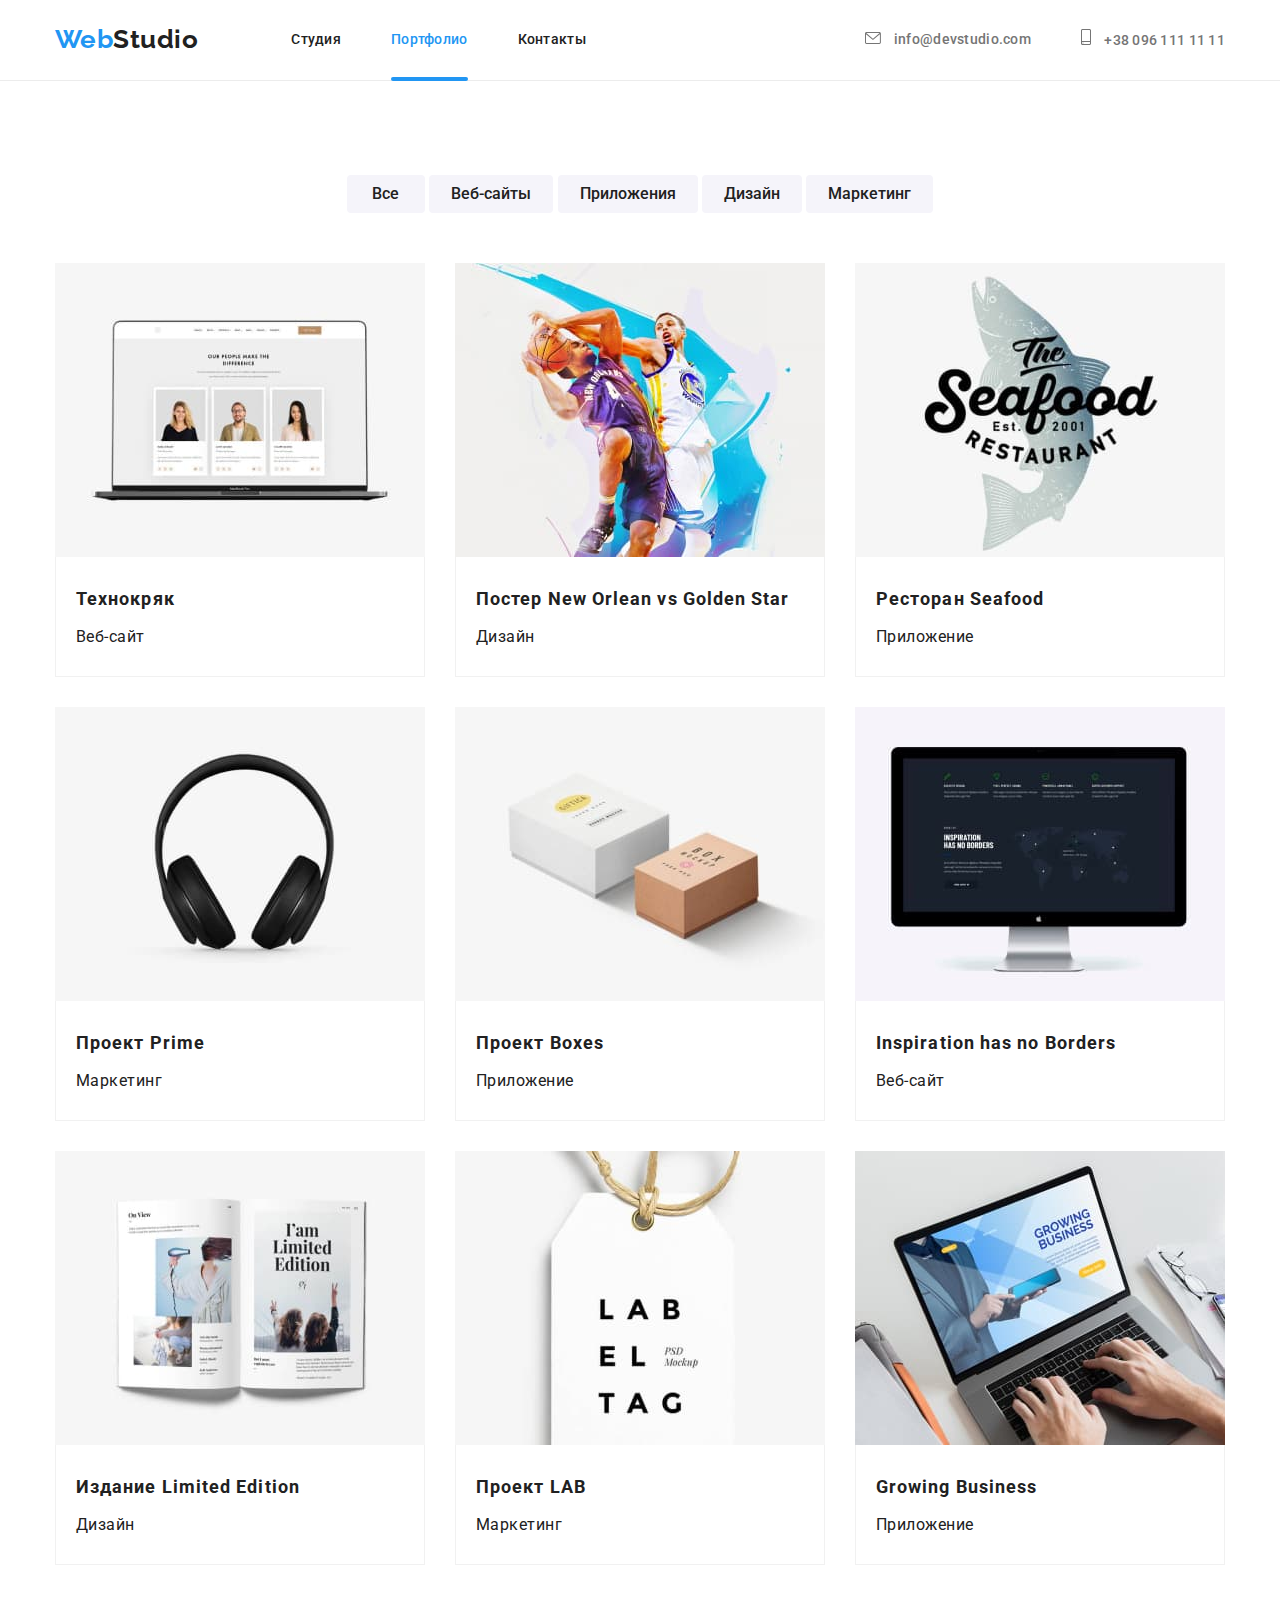
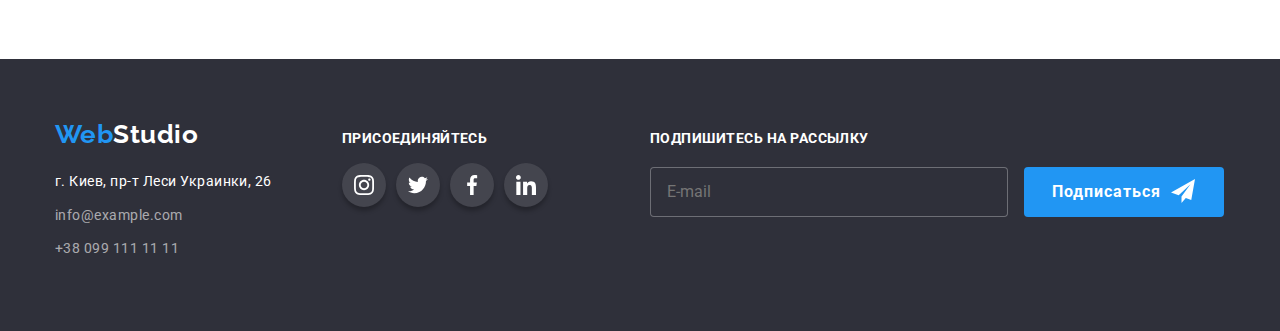
<file: portfolio.html>
<!DOCTYPE html>
<html lang="ru">
	<head>
		<meta charset="UTF-8" />
		<meta name="viewport" content="width=device-width, initial-scale=1.0" />
		<title>Портфолио</title>
		<link rel="preconnect" href="https://fonts.gstatic.com" />
		<link href="https://fonts.googleapis.com/css2?family=Raleway:wght@700&family=Roboto:wght@400;500;700&display=swap" rel="stylesheet" />
		<link rel="stylesheet" href="https://cdnjs.cloudflare.com/ajax/libs/modern-normalize/1.0.0/modern-normalize.min.css" />
		<link rel="stylesheet" href="./css/portfolio.min.css" />
	</head>

	<body>
		<!-- header -->
		<header class="page-header">
			<div class="container nav">
				<nav class="nav-container">
					<a class="logo" href="./index.html">Web<span class="logo-part-two">Studio</span></a>
					<ul class="site-nav">
						<li class="item">
							<div class="underline">
								<a class="link" href="./index.html">Студия</a>
							</div>
						</li>

						<li class="item">
							<div class="underline">
								<a class="link current" href="">Портфолио</a>
							</div>
						</li>

						<li class="item">
							<div class="underline">
								<a class="link" href="">Контакты</a>
							</div>
						</li>
					</ul>
				</nav>

				<ul class="contacts-container">
					<li class="item">
						<a class="contacts-link" href="mailto:info@devstudio.com"
							><svg class="icon-mail">
								<use href="./image/sprite.svg#icon-mail"></use>
							</svg>
							info@devstudio.com
						</a>
					</li>

					<li class="item">
						<a class="contacts-link" href="tel:+380961111111"
							><svg class="icon-smartphone">
								<use href="./image/sprite.svg#icon-smartphone"></use>
							</svg>
							+38 096 111 11 11
						</a>
					</li>
				</ul>
			</div>
		</header>

		<!-- Portfolio -->
		<main>
			<section class="portfolio section">
				<div class="container">
					<!-- <h1 class="section-title">Наши работы</h1> -->

					<div class="filters-line">
						<button class="portfolio-btn" type="button">Все</button>
						<button class="portfolio-btn" type="button">Веб-сайты</button>
						<button class="portfolio-btn" type="button">Приложения</button>
						<button class="portfolio-btn" type="button">Дизайн</button>
						<button class="portfolio-btn" type="button">Маркетинг</button>
					</div>

					<ul class="list-title-filters">
						<li class="list-title-projects">
							<a class="card-projects" href="">
								<div class="projects-overlay">
									<img src="./image/projects/tehnokryak.jpg" alt="Технокряк" width="370" height="294" />
									<p class="overlay-text">
										Технокряк это современная площадка распространения коронавируса. Компании используют эту платформу для цифрового шпионажа и атак на
										защищённые сервера конкурентов.
									</p>
								</div>

								<div class="projects-description">
									<h2 class="projects-title">Технокряк</h2>
									<p class="type-projects">Веб-сайт</p>
								</div>
							</a>
						</li>

						<li class="list-title-projects">
							<a class="card-projects" href="">
								<div class="projects-overlay">
									<img src="./image/projects/GoldenStar.jpg" alt="Постер New Orlean vs Golden Star" width="370" height="294" />
									<p class="overlay-text">
										Технокряк это современная площадка распространения коронавируса. Компании используют эту платформу для цифрового шпионажа и атак на
										защищённые сервера конкурентов.
									</p>
								</div>

								<div class="projects-description">
									<h2 class="projects-title">Постер New Orlean vs Golden Star</h2>
									<p class="type-projects">Дизайн</p>
								</div>
							</a>
						</li>

						<li class="list-title-projects">
							<a class="card-projects" href="">
								<div class="projects-overlay">
									<img src="./image/projects/seafood.jpg" alt="Ресторан Seafood" width="370" height="294" />
									<p class="overlay-text">
										Технокряк это современная площадка распространения коронавируса. Компании используют эту платформу для цифрового шпионажа и атак на
										защищённые сервера конкурентов.
									</p>
								</div>

								<div class="projects-description">
									<h2 class="projects-title">Ресторан Seafood</h2>
									<p class="type-projects">Приложение</p>
								</div>
							</a>
						</li>

						<li class="list-title-projects">
							<a class="card-projects" href="">
								<div class="projects-overlay">
									<img src="./image/projects/prime.jpg" alt="Проект Prime" width="370" height="294" />
									<p class="overlay-text">
										Технокряк это современная площадка распространения коронавируса. Компании используют эту платформу для цифрового шпионажа и атак на
										защищённые сервера конкурентов.
									</p>
								</div>

								<div class="projects-description">
									<h2 class="projects-title">Проект Prime</h2>
									<p class="type-projects">Маркетинг</p>
								</div>
							</a>
						</li>

						<li class="list-title-projects">
							<a class="card-projects" href="">
								<div class="projects-overlay">
									<img src="./image/projects/boxes.jpg" alt="Проект Boxes" width="370" height="294" />
									<p class="overlay-text">
										Технокряк это современная площадка распространения коронавируса. Компании используют эту платформу для цифрового шпионажа и атак на
										защищённые сервера конкурентов.
									</p>
								</div>

								<div class="projects-description">
									<h2 class="projects-title">Проект Boxes</h2>
									<p class="type-projects">Приложение</p>
								</div>
							</a>
						</li>

						<li class="list-title-projects">
							<a class="card-projects" href="">
								<div class="projects-overlay">
									<img src="./image/projects/borders.jpg" alt="Inspiration has no Borders" width="370" height="294" />
									<p class="overlay-text">
										Технокряк это современная площадка распространения коронавируса. Компании используют эту платформу для цифрового шпионажа и атак на
										защищённые сервера конкурентов.
									</p>
								</div>

								<div class="projects-description">
									<h2 class="projects-title">Inspiration has no Borders</h2>
									<p class="type-projects">Веб-сайт</p>
								</div>
							</a>
						</li>

						<li class="list-title-projects">
							<a class="card-projects" href="">
								<div class="projects-overlay">
									<img src="./image/projects/limitededition.jpg" alt="Издание Limited Edition" width="370" height="294" />
									<p class="overlay-text">
										Технокряк это современная площадка распространения коронавируса. Компании используют эту платформу для цифрового шпионажа и атак на
										защищённые сервера конкурентов.
									</p>
								</div>

								<div class="projects-description">
									<h2 class="projects-title">Издание Limited Edition</h2>
									<p class="type-projects">Дизайн</p>
								</div>
							</a>
						</li>

						<li class="list-title-projects">
							<a class="card-projects" href="">
								<div class="projects-overlay">
									<img src="./image/projects/lab.jpg" alt="Проект LAB" width="370" height="294" />
									<p class="overlay-text">
										Технокряк это современная площадка распространения коронавируса. Компании используют эту платформу для цифрового шпионажа и атак на
										защищённые сервера конкурентов.
									</p>
								</div>

								<div class="projects-description">
									<h2 class="projects-title">Проект LAB</h2>
									<p class="type-projects">Маркетинг</p>
								</div>
							</a>
						</li>

						<li class="list-title-projects">
							<a class="card-projects" href="">
								<div class="projects-overlay">
									<img src="./image/projects/growingbusiness.jpg" alt="Growing Business" width="370" height="294" />
									<p class="overlay-text">
										Технокряк это современная площадка распространения коронавируса. Компании используют эту платформу для цифрового шпионажа и атак на
										защищённые сервера конкурентов.
									</p>
								</div>

								<div class="projects-description">
									<h2 class="projects-title">Growing Business</h2>
									<p class="type-projects">Приложение</p>
								</div>
							</a>
						</li>
					</ul>
				</div>
			</section>
		</main>

		<!--footer  -->
		<footer class="footer">
			<div class="bottom-line container">
				<!-- <h2>Наши контакты</h2> -->
				<address class="address-style">
					<a class="logo-f" href="./index.html">Web<span class="logo-footer">Studio</span></a>

					<ul class="footer-list">
						<li class="footer-title">
							<a class="footer-address" href="https://goo.gl/maps/dzrBQzuimk3xaA5v9" target="_blank">г. Киев, пр-т Леси Украинки, 26</a>
						</li>

						<li class="footer-title">
							<a class="footer-link" href="mailto:info@example.com">info@example.com</a>
						</li>

						<li class="footer-title">
							<a class="footer-link" href="tel:+380991111111">+38 099 111 11 11</a>
						</li>
					</ul>
				</address>

				<div class="join">
					<p class="join-title">Присоединяйтесь</p>
					<ul class="join-list">
						<li class="join-icon">
							<a class="link-network" href="">
								<svg class="icon-network">
									<use href="./image/sprite.svg#icon-instagram"></use>
								</svg>
							</a>
						</li>
						<li class="join-icon">
							<a class="link-network" href="">
								<svg class="icon-network">
									<use href="./image/sprite.svg#icon-twiter"></use>
								</svg>
							</a>
						</li>
						<li class="join-icon">
							<a class="link-network" href="">
								<svg class="icon-network">
									<use href="./image/sprite.svg#icon-facebook"></use>
								</svg>
							</a>
						</li>
						<li class="join-icon">
							<a class="link-network" href="">
								<svg class="icon-network">
									<use href="./image/sprite.svg#icon-linkedin"></use>
								</svg>
							</a>
						</li>
					</ul>
				</div>

				<div class="join-form">
					<p class="join-title-form">Подпишитесь на рассылку</p>
					<form class="form js-speaker-form">
						<div class="join-form-field">
							<!-- <label for="E-mail" class="form-label"></label> -->
							<input class="form-input" type="email" name="mail" id="mail" placeholder="E-mail" />
						</div>
					</form>

					<button type="submit" class="btn-submit">
						Подписаться
						<svg class="icon-subcribe">
							<use class="icon-join" href="./image/sprite.svg#icon-send" width="24px" height="24px"></use>
						</svg>
					</button>
				</div>
			</div>
		</footer>
	</body>
</html>
</file>
<file: css/portfolio.min.css>
/*! modern-normalize v1.0.0 | MIT License | https://github.com/sindresorhus/modern-normalize */@import url("https://fonts.googleapis.com/css2?family=Raleway:wght@700&family=Roboto:wght@400;500;700;900&display=swap");*,*::before,*::after{box-sizing:border-box}:root{-moz-tab-size:4;tab-size:4}html{line-height:1.15;-webkit-text-size-adjust:100%}body{margin:0}body{font-family:system-ui,-apple-system,"Segoe UI",Roboto,Helvetica,Arial,sans-serif,"Apple Color Emoji","Segoe UI Emoji"}hr{height:0;color:inherit}abbr[title]{text-decoration:underline dotted}b,strong{font-weight:bolder}code,kbd,samp,pre{font-family:ui-monospace, SFMono-Regular, Consolas, "Liberation Mono", Menlo, monospace;font-size:1em}small{font-size:80%}sub,sup{font-size:75%;line-height:0;position:relative;vertical-align:baseline}sub{bottom:-0.25em}sup{top:-0.5em}table{text-indent:0;border-color:inherit}button,input,optgroup,select,textarea{font-family:inherit;font-size:100%;line-height:1.15;margin:0}button,select{text-transform:none}button,[type="button"],[type="reset"],[type="submit"]{-webkit-appearance:button}::-moz-focus-inner{border-style:none;padding:0}:-moz-focusring{outline:1px dotted ButtonText}:-moz-ui-invalid{box-shadow:none}legend{padding:0}progress{vertical-align:baseline}::-webkit-inner-spin-button,::-webkit-outer-spin-button{height:auto}[type="search"]{-webkit-appearance:textfield;outline-offset:-2px}::-webkit-search-decoration{-webkit-appearance:none}::-webkit-file-upload-button{-webkit-appearance:button;font:inherit}summary{display:list-item}body{margin:0px;background-color:#fff;color:#212121;font-family:"Roboto",sans-serif;letter-spacing:0.03em}h1,h2,h3,h4,h5,h6,p{margin:0px}ul,ol{margin:0px;padding:0px;text-decoration:none;list-style:none}img{display:block}address{font-style:normal}a{color:inherit;text-decoration:none;font-style:normal;display:block}.container{margin:0 auto;padding-left:15px;padding-right:15px;width:1200px}.section{padding-top:94px;padding-bottom:94px;margin-left:auto;margin-right:auto}.section-title{margin-bottom:50px;font-weight:bold;font-size:36px;line-height:1.17;text-align:center;letter-spacing:0.03em}footer{background:#2f303a}.page-header{background:#fff;border-bottom:1px solid #ececec;padding-top:24px;padding-bottom:25px}.underline{position:relative;display:inline-block}.logo{color:#2196f3;font-family:"Raleway",sans-serif;font-weight:bold;font-size:26px;line-height:1.19;margin-right:93px;text-decoration:none}.logo-part-two{color:#212121}.nav-container{display:flex;align-items:center}.nav{display:flex;text-align:center}.site-nav{position:relative;display:flex;list-style:none}.site-nav .link{display:flex;color:#212121;font-weight:500;font-size:14px;line-height:1.14;letter-spacing:0.02em;text-decoration:none;transition:250ms cubic-bezier(0.4, 0, 0.2, 1)}.link.current::after{position:absolute;display:inline-block;content:"";left:0;bottom:-33px;width:100%;height:4px;border-radius:2px;background-color:#2196f3}.site-nav .link:hover,.site-nav .link:focus{color:#2196f3}.site-nav .link.current{color:#2196f3}.site-nav .link.current::after{display:block;background-color:#2196f3}.site-nav .item:not(:last-child){margin-right:50px}.contacts-container{display:flex;list-style:none;text-align:center;margin-left:auto;align-items:center;transition:250ms cubic-bezier(0.4, 0, 0.2, 1)}.contacts-container .item+.item{margin-left:50px}.icon-mail{display:inline-block;width:16px;height:12px;background-size:contain;background-position:center;margin-right:10px;fill:#757575;transition:250ms cubic-bezier(0.4, 0, 0.2, 1)}.icon-smartphone{display:inline-block;width:10px;height:16px;background-size:contain;background-position:center;margin-right:10px;transition:250ms cubic-bezier(0.4, 0, 0.2, 1)}.contacts-link{display:inline-block;font-style:normal;font-weight:500;font-size:14px;line-height:1.14;letter-spacing:0.02em;color:#757575;fill:#757575;text-decoration:none;transition:250ms cubic-bezier(0.4, 0, 0.2, 1)}.contacts-link:hover,.contacts-link:focus{color:#2196f3}.contacts-link:hover svg,.contacts-link:focus svg{fill:#2196f3}.filters-line{outline:none;text-align:center}.portfolio-btn{border:0;background:#f5f4fa;color:#212121;font-family:"Roboto",sans-serif;font-style:normal;font-weight:500;font-size:16px;line-height:1.62;text-decoration:none;padding:6px 22px;border-radius:4px;min-width:78px;min-height:38px;text-align:center;transition:250ms cubic-bezier(0.4, 0, 0.2, 1)}.portfolio-btn:hover,.portfolio-btn:focus{background:#2196f3;color:#fff}.list-title-filters{display:flex;flex-wrap:wrap;margin-top:50px;margin-right:-30px;margin-bottom:-30px}.list-title-projects{margin-right:30px;margin-bottom:30px;flex-basis:calc(100% / 3 - 30px);background-color:#fff}.projects-overlay{position:relative;overflow:hidden}.overlay-text{position:absolute;display:inline-block;top:0;left:0;width:100%;height:100%;padding:63px 24px;font-size:18px;line-height:1.56;letter-spacing:0.03em;color:#fff;background:rgba(33,150,243,0.9);transform:translateY(101%);transition:250ms cubic-bezier(0.4, 0, 0.2, 1)}.list-title-filters :hover .overlay-text,.list-title-filters :focus .overlay-text{transform:translateY(0)}.card-projects{transition:250ms cubic-bezier(0.4, 0, 0.2, 1)}.list-title-projects:hover .card-projects{box-shadow:0px 1px 1px rgba(0,0,0,0.12),0px 4px 4px rgba(0,0,0,0.06),1px 4px 6px rgba(0,0,0,0.16)}.projects-description{padding:24px 20px;border-right:1px solid rgba(238,238,238,0.8);border-bottom:1px solid rgba(238,238,238,0.8);border-left:1px solid rgba(238,238,238,0.8)}.projects-title{padding-bottom:5px;font-weight:bold;font-size:18px;line-height:2;letter-spacing:0.06em}.type-projects{font-size:16px;line-height:1.87;box-shadow:none}.footer{padding-top:60px;padding-bottom:60px;background-color:#2f303a}.bottom-line{display:flex;align-items:baseline}.logo-f{display:block;color:#2196f3;font-family:"Raleway",sans-serif;font-weight:bold;font-size:26px;line-height:1.19;text-decoration:none;margin-bottom:20px}.logo-f .logo-footer{color:#fff;text-decoration:none}.footer-list{display:flexbox;list-style:none;padding-left:0px}.footer-list .footer-title{font-size:14px;line-height:1.71;padding-bottom:10px}.footer-link{font-family:"Roboto",sans-serif;font-size:14px;font-style:normal;line-height:1.71;color:rgba(255,255,255,0.6);text-decoration:none;margin-left:0px}.footer-address{color:#fff;text-decoration:none}.join{display:block;flex-direction:row;margin-left:70px;font-family:"Roboto",sans-serif;font-style:normal;font-weight:bold;font-size:14px;line-height:1.14%;letter-spacing:0.03em;text-transform:uppercase;color:#fff}.join-list{display:flex;margin-top:25px;list-style:none}.join-icon{width:20px;height:20px;margin-right:10px;width:calc(100% / 4 - 10px)}.link-network{height:44px;width:44px;display:flex;align-items:center;justify-content:center;border-radius:50%;background:rgba(255,255,255,0.1);box-shadow:0px 4px 4px 0px rgba(0,0,0,0.25);transition:250ms cubic-bezier(0.4, 0, 0.2, 1)}.link-network:hover,.link-network:focus{background-color:#2196f3}.icon-network{width:20px;height:20px;display:inline-block;background-position:center;background-repeat:no-repeat;fill:#fff}.join-form{display:inline-block;margin-left:92px}.join-form .join-title-form{font-weight:bold;font-size:14px;line-height:1.14;text-transform:uppercase;color:#fff}.form{display:inline-block;width:358px;margin-top:20px}.join-form-field{font-size:16px;line-height:1.25px;color:rgba(255,255,255,0.6)}.form-input{width:358px;background-color:#2f303a;padding:15px 0px 15px 16px;color:rgba(255,255,255,0.6);border:1px solid rgba(255,255,255,0.3);border-radius:4px}.join-title-form{font-weight:bold;font-size:14px;line-height:1.14;text-transform:uppercase;color:#fff}.btn-submit{margin-left:12px;min-width:200px;padding:10px 28px;font-weight:bold;font-size:16px;line-height:1.87;letter-spacing:0.06em;text-align:start;align-items:center;background:#2196f3;color:#fff;border-radius:4px;border:none;cursor:pointer}.btn-submit:hover,.btn-submit:focus{background-color:#188ce8}.icon-subcribe{display:inline-block;position:absolute;transform:translateY(2px);height:24px;width:24px;margin-left:10px;align-items:center;justify-content:center;fill:#fff;background-position:center}
/*# sourceMappingURL=portfolio.min.css.map */
</file>
